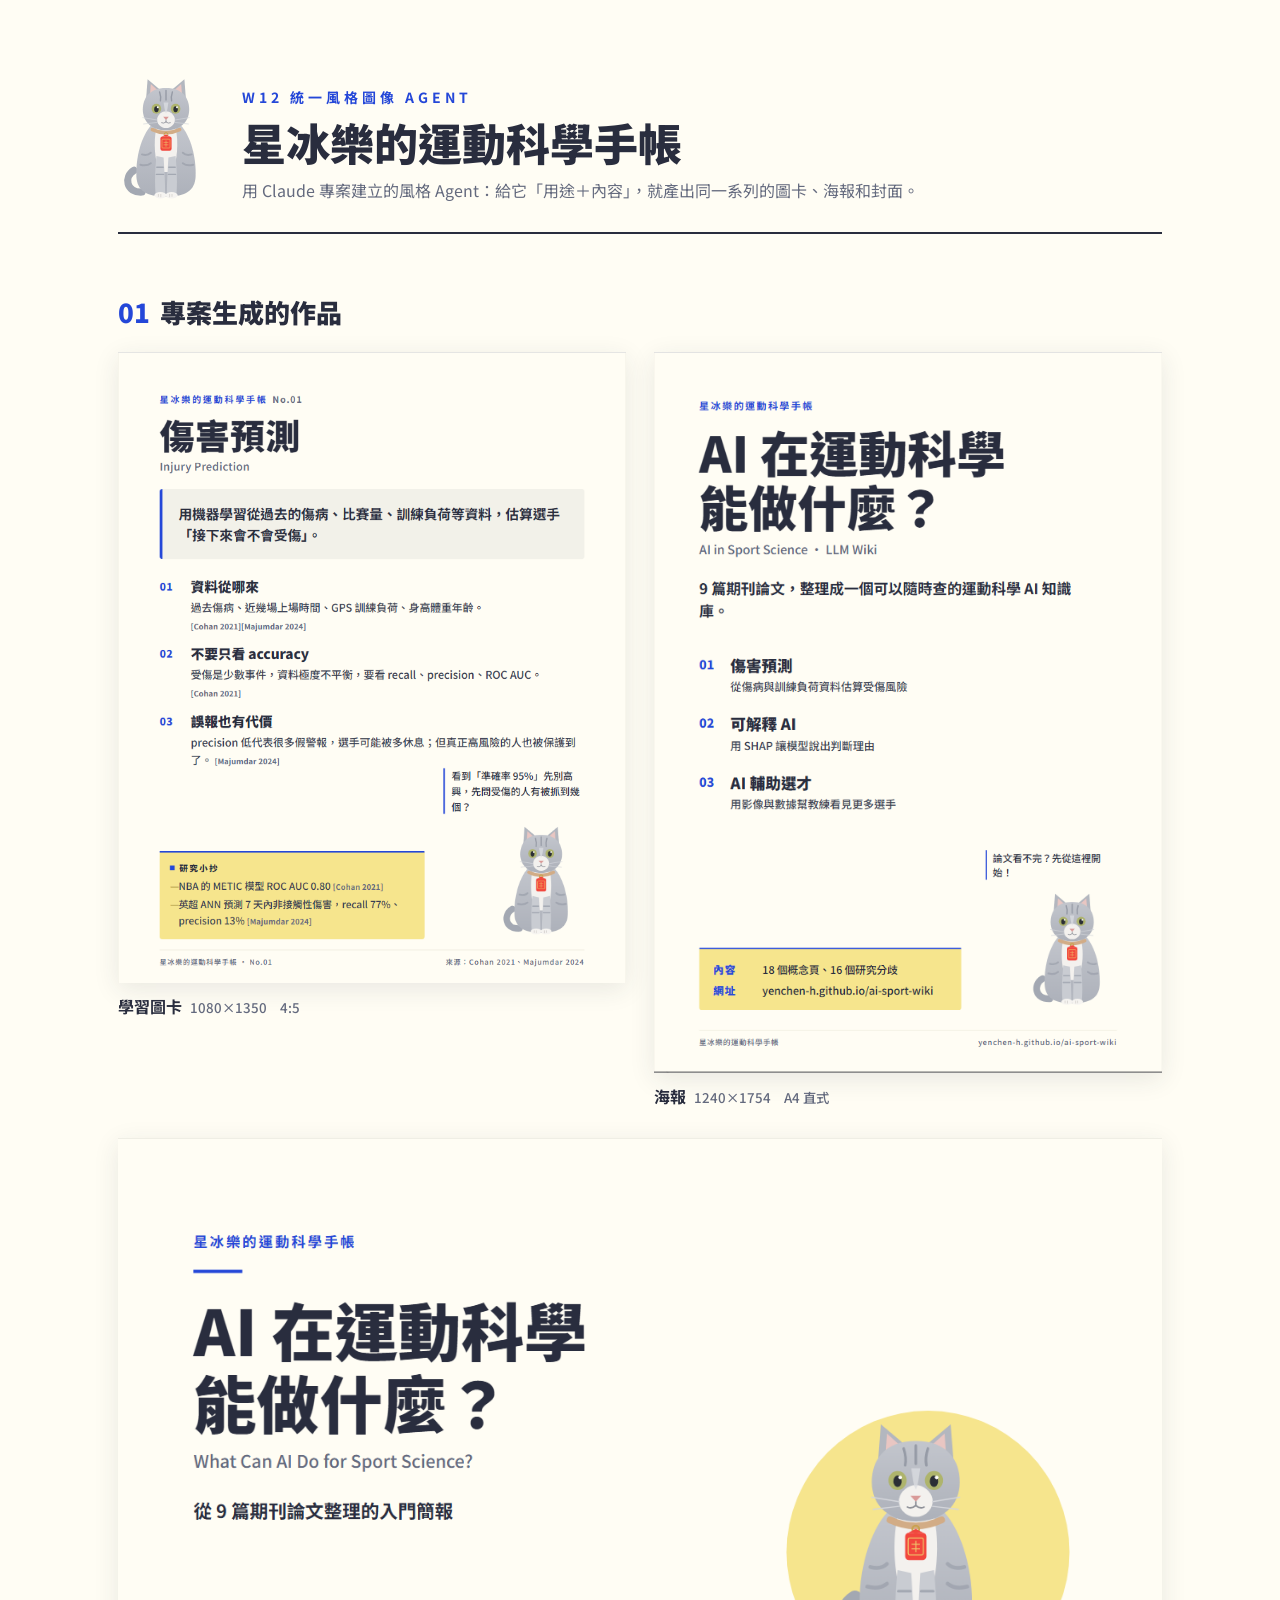
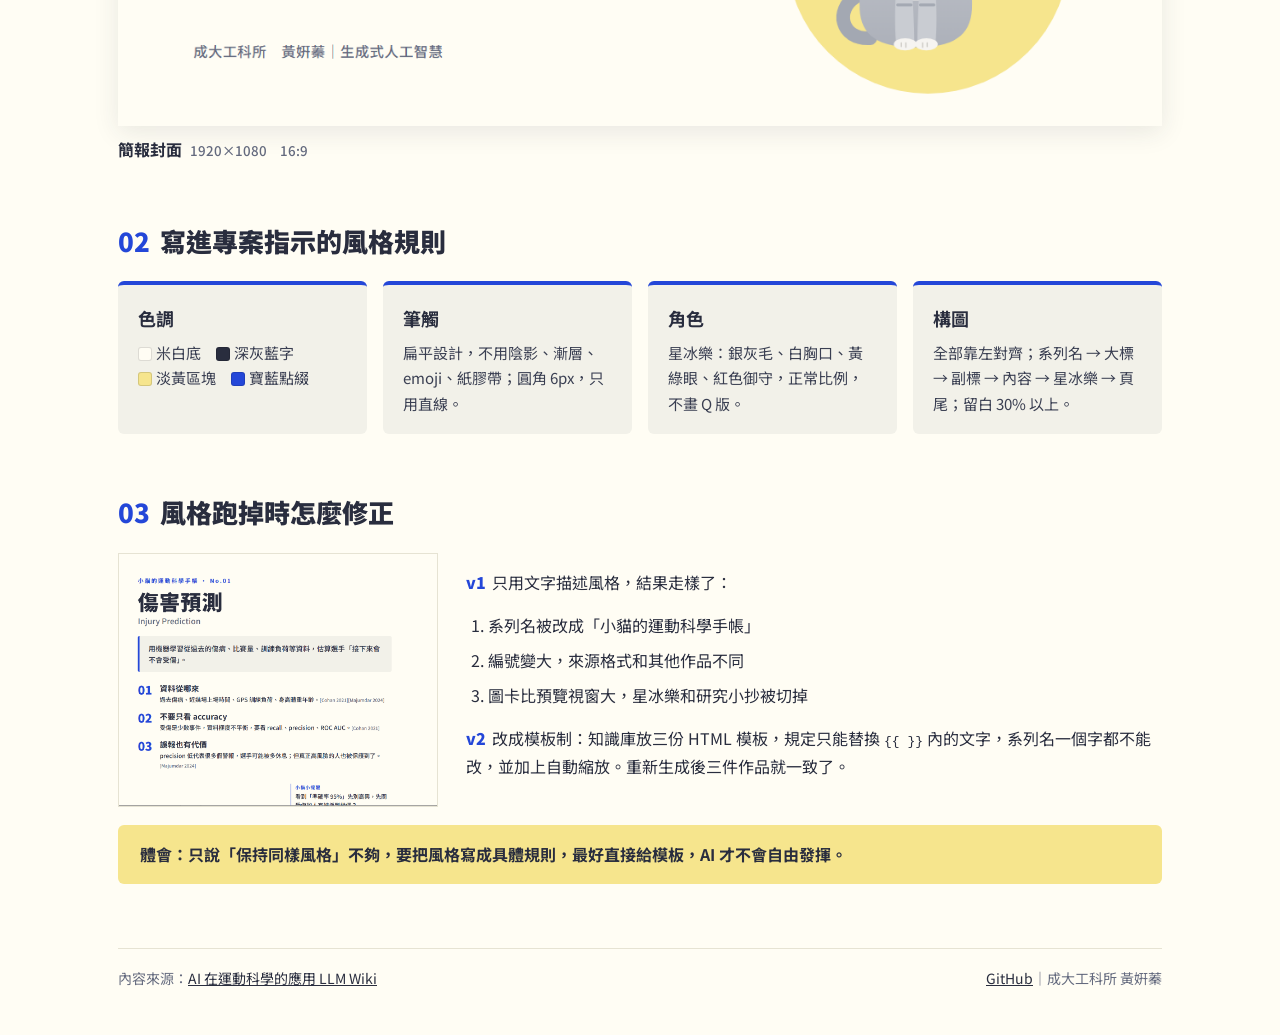
<file: index.html>
<!DOCTYPE html>
<html lang="zh-Hant">
<head>
<meta charset="utf-8">
<meta name="viewport" content="width=device-width,initial-scale=1">
<title>星冰樂的運動科學手帳｜統一風格圖像 Agent</title>
<link href="https://fonts.googleapis.com/css2?family=Noto+Sans+TC:wght@500;700;900&display=swap" rel="stylesheet">
<style>
  :root{--bg:#FFFDF4;--panel:#F2F1E9;--ink:#292D3E;--sub:#646A7E;--yellow:#F6E58D;--blue:#2447D8;--line:#E6E3D3}
  *{box-sizing:border-box}
  body{margin:0;background:var(--bg);color:var(--ink);font-family:"Noto Sans TC",sans-serif;line-height:1.7}
  .wrap{max-width:1100px;margin:0 auto;padding:0 28px}
  header{padding:72px 0 28px;display:flex;align-items:flex-end;gap:28px;border-bottom:2px solid var(--ink)}
  header img{width:96px;flex:none}
  .tag{color:var(--blue);font-weight:700;letter-spacing:4px;font-size:14px}
  h1{font-size:44px;font-weight:900;margin:6px 0 0;line-height:1.2}
  header p{margin:8px 0 0;color:var(--sub)}
  h2{font-size:26px;font-weight:900;margin:56px 0 18px}
  h2 span{color:var(--blue);margin-right:10px}
  .works{display:grid;grid-template-columns:1fr 1fr;gap:28px;align-items:start}
  figure{margin:0}
  figure img{width:100%;display:block;box-shadow:0 6px 24px rgba(41,45,62,.10)}
  figcaption{font-weight:700;margin-top:10px}
  figcaption small{color:var(--sub);font-weight:500;margin-left:8px}
  .wide{grid-column:1 / -1}
  .rules{display:grid;grid-template-columns:repeat(4,1fr);gap:16px}
  .rule{background:var(--panel);border-radius:6px;padding:18px 20px;border-top:4px solid var(--blue)}
  .rule b{display:block;font-size:18px;margin-bottom:6px}
  .rule p{margin:0;font-size:15px;color:#3A3F52}
  .sw{display:inline-block;width:14px;height:14px;border-radius:3px;vertical-align:-2px;margin-right:4px;border:1px solid #0002}
  .fix{display:grid;grid-template-columns:320px 1fr;gap:28px;align-items:start}
  .fix img{width:100%;border:1px solid var(--line)}
  .fix ol{margin:0;padding-left:22px}
  .fix li{margin-bottom:8px}
  .v{display:inline-block;font-weight:900;color:var(--blue);margin-right:6px}
  .note{background:var(--yellow);border-radius:6px;padding:16px 22px;margin-top:18px;font-weight:700}
  footer{margin:64px 0 0;padding:18px 0 44px;border-top:1px solid var(--line);color:var(--sub);font-size:14px;display:flex;justify-content:space-between;flex-wrap:wrap;gap:8px}
  footer a{color:var(--ink)}
  @media(max-width:760px){.works,.fix{grid-template-columns:1fr}.rules{grid-template-columns:1fr 1fr}h1{font-size:32px}}
</style>
</head>
<body>
<div class="wrap">
<header>
  <img src="exploration/style/xingbingle.svg" alt="星冰樂">
  <div>
    <div class="tag">W12 統一風格圖像 AGENT</div>
    <h1>星冰樂的運動科學手帳</h1>
    <p>用 Claude 專案建立的風格 Agent：給它「用途＋內容」，就產出同一系列的圖卡、海報和封面。</p>
  </div>
</header>

<h2><span>01</span>專案生成的作品</h2>
<div class="works">
  <figure><img src="works/01-學習圖卡-傷害預測.png" alt="學習圖卡"><figcaption>學習圖卡<small>1080×1350　4:5</small></figcaption></figure>
  <figure><img src="works/02-海報-LLM-Wiki.png" alt="海報"><figcaption>海報<small>1240×1754　A4 直式</small></figcaption></figure>
  <figure class="wide"><img src="works/03-封面-W10簡報.png" alt="封面"><figcaption>簡報封面<small>1920×1080　16:9</small></figcaption></figure>
</div>

<h2><span>02</span>寫進專案指示的風格規則</h2>
<div class="rules">
  <div class="rule"><b>色調</b><p><span class="sw" style="background:#FFFDF4"></span>米白底　<span class="sw" style="background:#292D3E"></span>深灰藍字<br><span class="sw" style="background:#F6E58D"></span>淡黃區塊　<span class="sw" style="background:#2447D8"></span>寶藍點綴</p></div>
  <div class="rule"><b>筆觸</b><p>扁平設計，不用陰影、漸層、emoji、紙膠帶；圓角 6px，只用直線。</p></div>
  <div class="rule"><b>角色</b><p>星冰樂：銀灰毛、白胸口、黃綠眼、紅色御守，正常比例，不畫 Q 版。</p></div>
  <div class="rule"><b>構圖</b><p>全部靠左對齊；系列名 → 大標 → 副標 → 內容 → 星冰樂 → 頁尾；留白 30% 以上。</p></div>
</div>

<h2><span>03</span>風格跑掉時怎麼修正</h2>
<div class="fix">
  <img src="works/v1-風格跑掉.png" alt="v1 風格跑掉">
  <div>
    <p><span class="v">v1</span>只用文字描述風格，結果走樣了：</p>
    <ol>
      <li>系列名被改成「小貓的運動科學手帳」</li>
      <li>編號變大，來源格式和其他作品不同</li>
      <li>圖卡比預覽視窗大，星冰樂和研究小抄被切掉</li>
    </ol>
    <p><span class="v">v2</span>改成模板制：知識庫放三份 HTML 模板，規定只能替換 <code>{{ }}</code> 內的文字，系列名一個字都不能改，並加上自動縮放。重新生成後三件作品就一致了。</p>
  </div>
</div>
<div class="note">體會：只說「保持同樣風格」不夠，要把風格寫成具體規則，最好直接給模板，AI 才不會自由發揮。</div>

<footer>
  <span>內容來源：<a href="https://github.com/Yenchen-H/ai-sport-wiki">AI 在運動科學的應用 LLM Wiki</a></span>
  <span><a href="https://github.com/Yenchen-H/xingbingle-sport-cards">GitHub</a>｜成大工科所 黃姸蓁</span>
</footer>
</div>
</body>
</html>
</file>
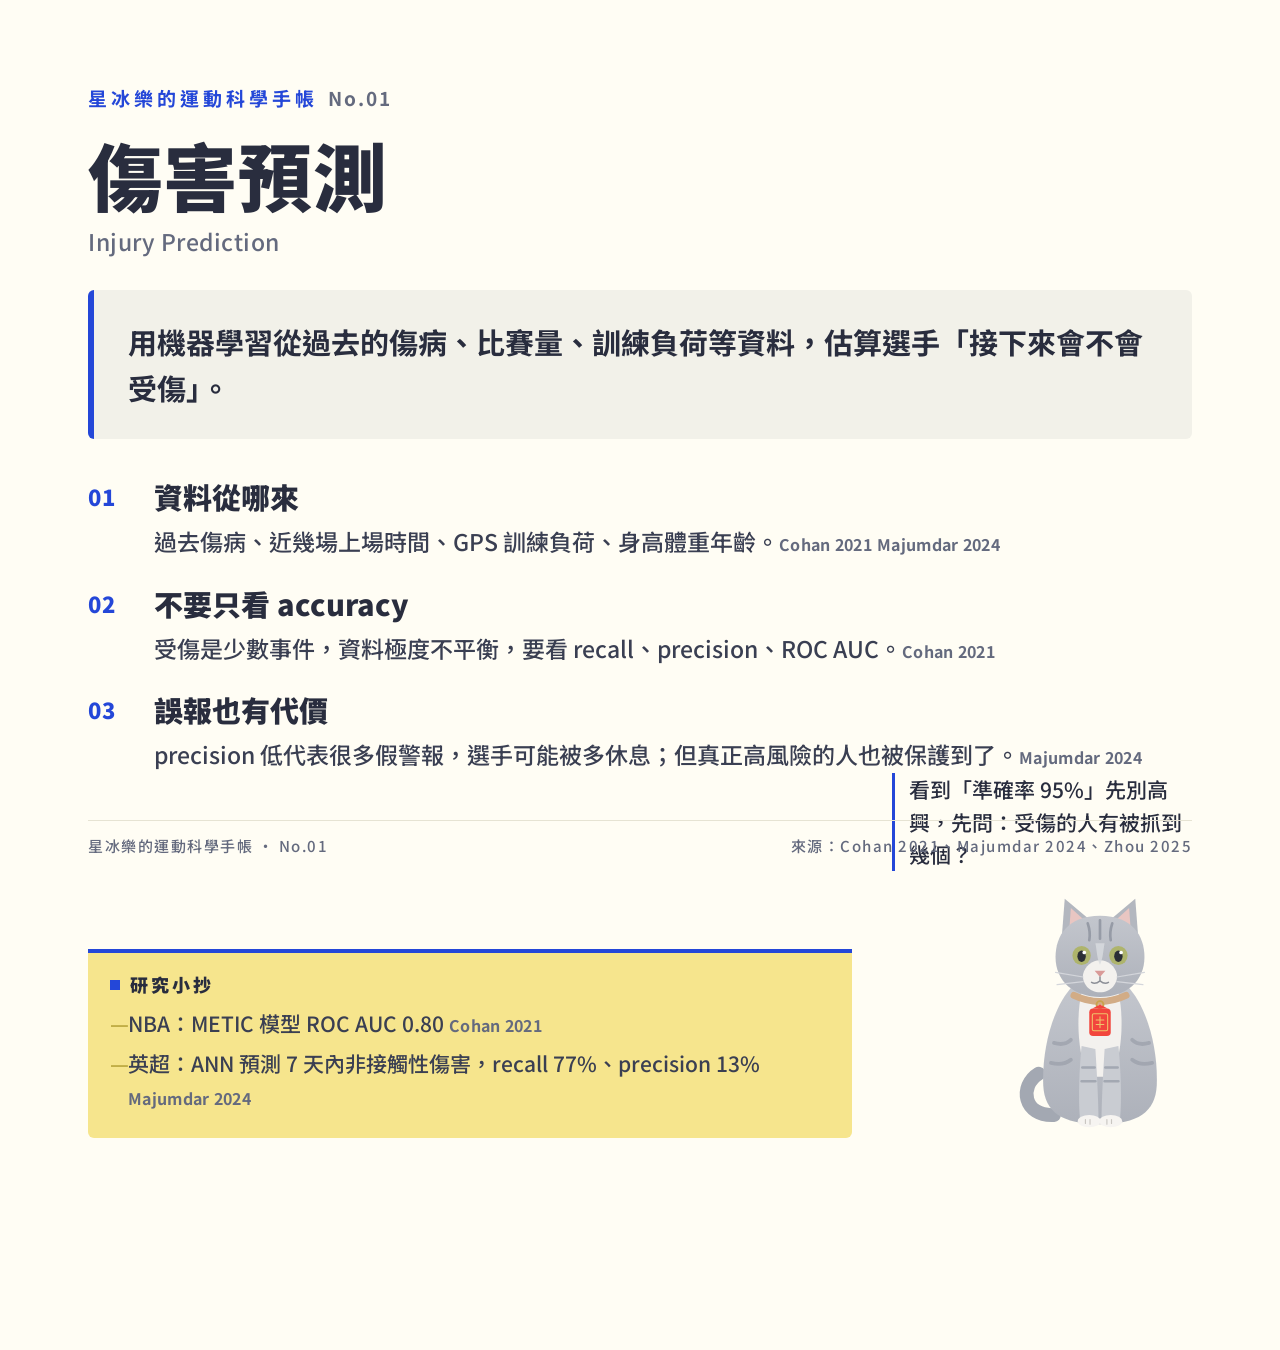
<file: html/01-injury-prediction.html>
<!DOCTYPE html>
<html lang="zh-Hant">
<head>
<meta charset="utf-8">
<title>01 傷害預測｜星冰樂的運動科學手帳</title>
<link rel="preconnect" href="https://fonts.googleapis.com">
<link href="https://fonts.googleapis.com/css2?family=Noto+Sans+TC:wght@500;700;900&display=swap" rel="stylesheet">
<link rel="stylesheet" href="../style/card.css">
</head>
<body>
<div class="paper">
    <div class="series">星冰樂的運動科學手帳<b>No.01</b></div>
  <h1>傷害預測</h1>
  <div class="en">Injury Prediction</div>

  <div class="def">用機器學習從過去的傷病、比賽量、訓練負荷等資料，估算選手「接下來會不會受傷」。</div>

  <div class="points">
<div class="pt"><div class="num">1</div><div><h3>資料從哪來</h3><p>過去傷病、近幾場上場時間、GPS 訓練負荷、身高體重年齡。<span class="cite">Cohan 2021</span> <span class="cite">Majumdar 2024</span></p></div></div>
<div class="pt"><div class="num">2</div><div><h3>不要只看 accuracy</h3><p>受傷是少數事件，資料極度不平衡，要看 recall、precision、ROC AUC。<span class="cite">Cohan 2021</span></p></div></div>
<div class="pt"><div class="num">3</div><div><h3>誤報也有代價</h3><p>precision 低代表很多假警報，選手可能被多休息；但真正高風險的人也被保護到了。<span class="cite">Majumdar 2024</span></p></div></div>
  </div>

  <div class="bottom">
    <div class="memo"><h4>研究小抄</h4><ul>
<li>NBA：METIC 模型 ROC AUC 0.80 <span class="cite">Cohan 2021</span></li>
<li>英超：ANN 預測 7 天內非接觸性傷害，recall 77%、precision 13% <span class="cite">Majumdar 2024</span></li>
    </ul></div>
    <div class="cat">
      <div class="bubble">看到「準確率 95%」先別高興，先問：受傷的人有被抓到幾個？</div>
      <div class="mascot"><svg xmlns="http://www.w3.org/2000/svg" viewBox="0 0 240 330" width="240" height="330">
  <!-- 星冰樂：銀灰色英國短毛貓，白色胸口與腳掌、淡虎斑、黃綠色眼睛、奶茶色項圈＋紅色御守。正常比例扁平插畫。 -->
  <defs>
    <linearGradient id="fur" x1="0" y1="0" x2="0" y2="1">
      <stop offset="0" stop-color="#C3C6CD"/><stop offset="1" stop-color="#ADB1BA"/>
    </linearGradient>
  </defs>
  <!-- 尾巴（繞到前腳旁） -->
  <path d="M60 300 C20 302 14 262 40 246" fill="none" stroke="#A3A8B2" stroke-width="18" stroke-linecap="round"/>
  <!-- 身體 -->
  <path d="M84 132 C58 160 44 214 46 262 C48 296 70 312 120 312 C170 312 192 296 194 262 C196 214 182 160 156 132 Z" fill="url(#fur)"/>
  <!-- 側身虎斑 -->
  <path d="M60 206 q14 4 22 -4 M56 232 q16 4 26 -4 M184 206 q-14 4 -22 -4 M188 232 q-16 4 -26 -4" stroke="#959AA5" stroke-width="5" fill="none" stroke-linecap="round" opacity=".6"/>
  <!-- 白色胸口 -->
  <path d="M96 140 C88 176 92 222 104 250 L136 250 C148 222 152 176 144 140 Z" fill="#F3F1EE"/>
  <!-- 前腳 -->
  <path d="M96 210 C92 250 92 286 94 306 L118 306 C118 284 116 246 114 214 Z" fill="#C9CCD2"/>
  <path d="M144 210 C148 250 148 286 146 306 L122 306 C122 284 124 246 126 214 Z" fill="#C9CCD2"/>
  <path d="M97 238 h16 M96 256 h18 M143 238 h-16 M144 256 h-18" stroke="#A3A8B2" stroke-width="3.5" stroke-linecap="round"/>
  <!-- 白腳掌 -->
  <ellipse cx="106" cy="308" rx="15" ry="8" fill="#F6F4F1"/>
  <ellipse cx="134" cy="308" rx="15" ry="8" fill="#F6F4F1"/>
  <path d="M101 306 v5 M107 306 v6 M129 306 v6 M135 306 v5" stroke="#C9C6C1" stroke-width="1.5" stroke-linecap="round"/>
  <!-- 耳朵 -->
  <path d="M70 70 L74 18 L112 50 Z" fill="#B3B7BF"/>
  <path d="M170 70 L166 18 L128 50 Z" fill="#B3B7BF"/>
  <path d="M80 58 L82 30 L104 50 Z" fill="#E9C6C2"/>
  <path d="M160 58 L158 30 L136 50 Z" fill="#E9C6C2"/>
  <!-- 頭 -->
  <path d="M120 40 C162 40 178 66 178 94 C178 126 154 146 120 146 C86 146 62 126 62 94 C62 66 78 40 120 40 Z" fill="url(#fur)"/>
  <!-- 額頭 M 字紋 -->
  <path d="M104 50 q4 12 2 22 M120 46 v24 M136 50 q-4 12 -2 22" stroke="#969BA6" stroke-width="3.5" fill="none" stroke-linecap="round"/>
  <!-- 白色口鼻區 -->
  <path d="M120 98 C110 98 100 106 98 116 C96 128 106 140 120 140 C134 140 144 128 142 116 C140 106 130 98 120 98 Z" fill="#F3F1EE"/>
  <path d="M114 76 C116 86 116 96 120 104 C124 96 124 86 126 76 Z" fill="#DADCE0" opacity=".8"/>
  <!-- 眼睛 -->
  <ellipse cx="96" cy="92" rx="12" ry="12.5" fill="#AEB46C"/>
  <ellipse cx="144" cy="92" rx="12" ry="12.5" fill="#AEB46C"/>
  <ellipse cx="96" cy="93" rx="5.5" ry="7.5" fill="#2B2E35"/>
  <ellipse cx="144" cy="93" rx="5.5" ry="7.5" fill="#2B2E35"/>
  <circle cx="99.5" cy="88" r="2.4" fill="#fff"/>
  <circle cx="147.5" cy="88" r="2.4" fill="#fff"/>
  <!-- 鼻子與嘴 -->
  <path d="M113 112 L127 112 L120 120 Z" fill="#D99A98"/>
  <path d="M120 120 v5 M120 125 q-6 5 -11 2 M120 125 q6 5 11 2" stroke="#8C8F97" stroke-width="2" fill="none" stroke-linecap="round"/>
  <!-- 鬍鬚 -->
  <path d="M98 120 L62 114 M98 126 L64 130 M142 120 L178 114 M142 126 L176 130" stroke="#D4D6DB" stroke-width="1.6" stroke-linecap="round"/>
  <!-- 項圈與紅色御守 -->
  <path d="M86 144 Q120 160 154 144" stroke="#D2AC86" stroke-width="9" fill="none" stroke-linecap="round"/>
  <circle cx="120" cy="156" r="4.5" fill="none" stroke="#C9A24C" stroke-width="2.5"/>
  <rect x="106" y="161" width="28" height="36" rx="5" fill="#F2463D"/>
  <path d="M110 161 l10 -5 l10 5" fill="#F2463D"/>
  <rect x="110" y="168" width="20" height="22" rx="2" fill="none" stroke="#F0C46A" stroke-width="1.4"/>
  <path d="M120 172 v14 M115 176 h10 M115 182 h10" stroke="#F0C46A" stroke-width="1.4" stroke-linecap="round"/>
</svg>
</div>
    </div>
  </div>

  <footer><span>星冰樂的運動科學手帳 · No.01</span><span>來源：Cohan 2021、Majumdar 2024、Zhou 2025</span></footer>
</div>
</body>
</html>
</file>
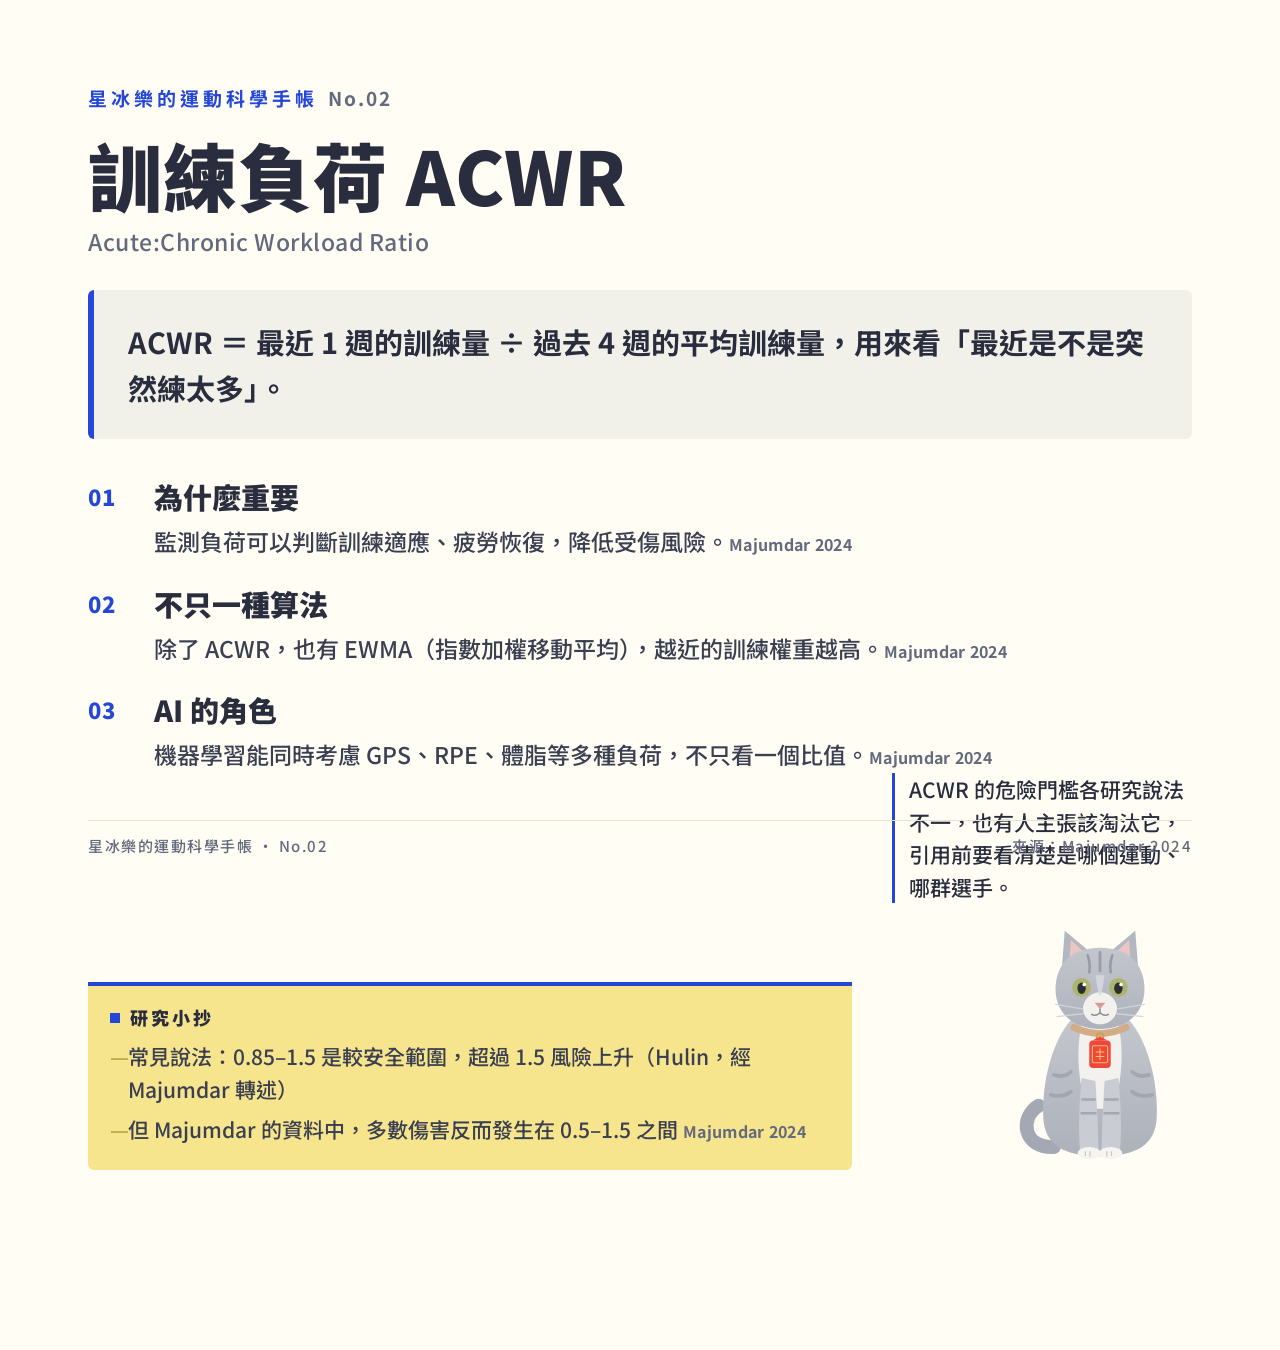
<file: html/02-training-load.html>
<!DOCTYPE html>
<html lang="zh-Hant">
<head>
<meta charset="utf-8">
<title>02 訓練負荷 ACWR｜星冰樂的運動科學手帳</title>
<link rel="preconnect" href="https://fonts.googleapis.com">
<link href="https://fonts.googleapis.com/css2?family=Noto+Sans+TC:wght@500;700;900&display=swap" rel="stylesheet">
<link rel="stylesheet" href="../style/card.css">
</head>
<body>
<div class="paper">
    <div class="series">星冰樂的運動科學手帳<b>No.02</b></div>
  <h1>訓練負荷 ACWR</h1>
  <div class="en">Acute:Chronic Workload Ratio</div>

  <div class="def">ACWR ＝ 最近 1 週的訓練量 ÷ 過去 4 週的平均訓練量，用來看「最近是不是突然練太多」。</div>

  <div class="points">
<div class="pt"><div class="num">1</div><div><h3>為什麼重要</h3><p>監測負荷可以判斷訓練適應、疲勞恢復，降低受傷風險。<span class="cite">Majumdar 2024</span></p></div></div>
<div class="pt"><div class="num">2</div><div><h3>不只一種算法</h3><p>除了 ACWR，也有 EWMA（指數加權移動平均），越近的訓練權重越高。<span class="cite">Majumdar 2024</span></p></div></div>
<div class="pt"><div class="num">3</div><div><h3>AI 的角色</h3><p>機器學習能同時考慮 GPS、RPE、體脂等多種負荷，不只看一個比值。<span class="cite">Majumdar 2024</span></p></div></div>
  </div>

  <div class="bottom">
    <div class="memo"><h4>研究小抄</h4><ul>
<li>常見說法：0.85–1.5 是較安全範圍，超過 1.5 風險上升（Hulin，經 Majumdar 轉述）</li>
<li>但 Majumdar 的資料中，多數傷害反而發生在 0.5–1.5 之間 <span class="cite">Majumdar 2024</span></li>
    </ul></div>
    <div class="cat">
      <div class="bubble">ACWR 的危險門檻各研究說法不一，也有人主張該淘汰它，引用前要看清楚是哪個運動、哪群選手。</div>
      <div class="mascot"><svg xmlns="http://www.w3.org/2000/svg" viewBox="0 0 240 330" width="240" height="330">
  <!-- 星冰樂：銀灰色英國短毛貓，白色胸口與腳掌、淡虎斑、黃綠色眼睛、奶茶色項圈＋紅色御守。正常比例扁平插畫。 -->
  <defs>
    <linearGradient id="fur" x1="0" y1="0" x2="0" y2="1">
      <stop offset="0" stop-color="#C3C6CD"/><stop offset="1" stop-color="#ADB1BA"/>
    </linearGradient>
  </defs>
  <!-- 尾巴（繞到前腳旁） -->
  <path d="M60 300 C20 302 14 262 40 246" fill="none" stroke="#A3A8B2" stroke-width="18" stroke-linecap="round"/>
  <!-- 身體 -->
  <path d="M84 132 C58 160 44 214 46 262 C48 296 70 312 120 312 C170 312 192 296 194 262 C196 214 182 160 156 132 Z" fill="url(#fur)"/>
  <!-- 側身虎斑 -->
  <path d="M60 206 q14 4 22 -4 M56 232 q16 4 26 -4 M184 206 q-14 4 -22 -4 M188 232 q-16 4 -26 -4" stroke="#959AA5" stroke-width="5" fill="none" stroke-linecap="round" opacity=".6"/>
  <!-- 白色胸口 -->
  <path d="M96 140 C88 176 92 222 104 250 L136 250 C148 222 152 176 144 140 Z" fill="#F3F1EE"/>
  <!-- 前腳 -->
  <path d="M96 210 C92 250 92 286 94 306 L118 306 C118 284 116 246 114 214 Z" fill="#C9CCD2"/>
  <path d="M144 210 C148 250 148 286 146 306 L122 306 C122 284 124 246 126 214 Z" fill="#C9CCD2"/>
  <path d="M97 238 h16 M96 256 h18 M143 238 h-16 M144 256 h-18" stroke="#A3A8B2" stroke-width="3.5" stroke-linecap="round"/>
  <!-- 白腳掌 -->
  <ellipse cx="106" cy="308" rx="15" ry="8" fill="#F6F4F1"/>
  <ellipse cx="134" cy="308" rx="15" ry="8" fill="#F6F4F1"/>
  <path d="M101 306 v5 M107 306 v6 M129 306 v6 M135 306 v5" stroke="#C9C6C1" stroke-width="1.5" stroke-linecap="round"/>
  <!-- 耳朵 -->
  <path d="M70 70 L74 18 L112 50 Z" fill="#B3B7BF"/>
  <path d="M170 70 L166 18 L128 50 Z" fill="#B3B7BF"/>
  <path d="M80 58 L82 30 L104 50 Z" fill="#E9C6C2"/>
  <path d="M160 58 L158 30 L136 50 Z" fill="#E9C6C2"/>
  <!-- 頭 -->
  <path d="M120 40 C162 40 178 66 178 94 C178 126 154 146 120 146 C86 146 62 126 62 94 C62 66 78 40 120 40 Z" fill="url(#fur)"/>
  <!-- 額頭 M 字紋 -->
  <path d="M104 50 q4 12 2 22 M120 46 v24 M136 50 q-4 12 -2 22" stroke="#969BA6" stroke-width="3.5" fill="none" stroke-linecap="round"/>
  <!-- 白色口鼻區 -->
  <path d="M120 98 C110 98 100 106 98 116 C96 128 106 140 120 140 C134 140 144 128 142 116 C140 106 130 98 120 98 Z" fill="#F3F1EE"/>
  <path d="M114 76 C116 86 116 96 120 104 C124 96 124 86 126 76 Z" fill="#DADCE0" opacity=".8"/>
  <!-- 眼睛 -->
  <ellipse cx="96" cy="92" rx="12" ry="12.5" fill="#AEB46C"/>
  <ellipse cx="144" cy="92" rx="12" ry="12.5" fill="#AEB46C"/>
  <ellipse cx="96" cy="93" rx="5.5" ry="7.5" fill="#2B2E35"/>
  <ellipse cx="144" cy="93" rx="5.5" ry="7.5" fill="#2B2E35"/>
  <circle cx="99.5" cy="88" r="2.4" fill="#fff"/>
  <circle cx="147.5" cy="88" r="2.4" fill="#fff"/>
  <!-- 鼻子與嘴 -->
  <path d="M113 112 L127 112 L120 120 Z" fill="#D99A98"/>
  <path d="M120 120 v5 M120 125 q-6 5 -11 2 M120 125 q6 5 11 2" stroke="#8C8F97" stroke-width="2" fill="none" stroke-linecap="round"/>
  <!-- 鬍鬚 -->
  <path d="M98 120 L62 114 M98 126 L64 130 M142 120 L178 114 M142 126 L176 130" stroke="#D4D6DB" stroke-width="1.6" stroke-linecap="round"/>
  <!-- 項圈與紅色御守 -->
  <path d="M86 144 Q120 160 154 144" stroke="#D2AC86" stroke-width="9" fill="none" stroke-linecap="round"/>
  <circle cx="120" cy="156" r="4.5" fill="none" stroke="#C9A24C" stroke-width="2.5"/>
  <rect x="106" y="161" width="28" height="36" rx="5" fill="#F2463D"/>
  <path d="M110 161 l10 -5 l10 5" fill="#F2463D"/>
  <rect x="110" y="168" width="20" height="22" rx="2" fill="none" stroke="#F0C46A" stroke-width="1.4"/>
  <path d="M120 172 v14 M115 176 h10 M115 182 h10" stroke="#F0C46A" stroke-width="1.4" stroke-linecap="round"/>
</svg>
</div>
    </div>
  </div>

  <footer><span>星冰樂的運動科學手帳 · No.02</span><span>來源：Majumdar 2024</span></footer>
</div>
</body>
</html>
</file>
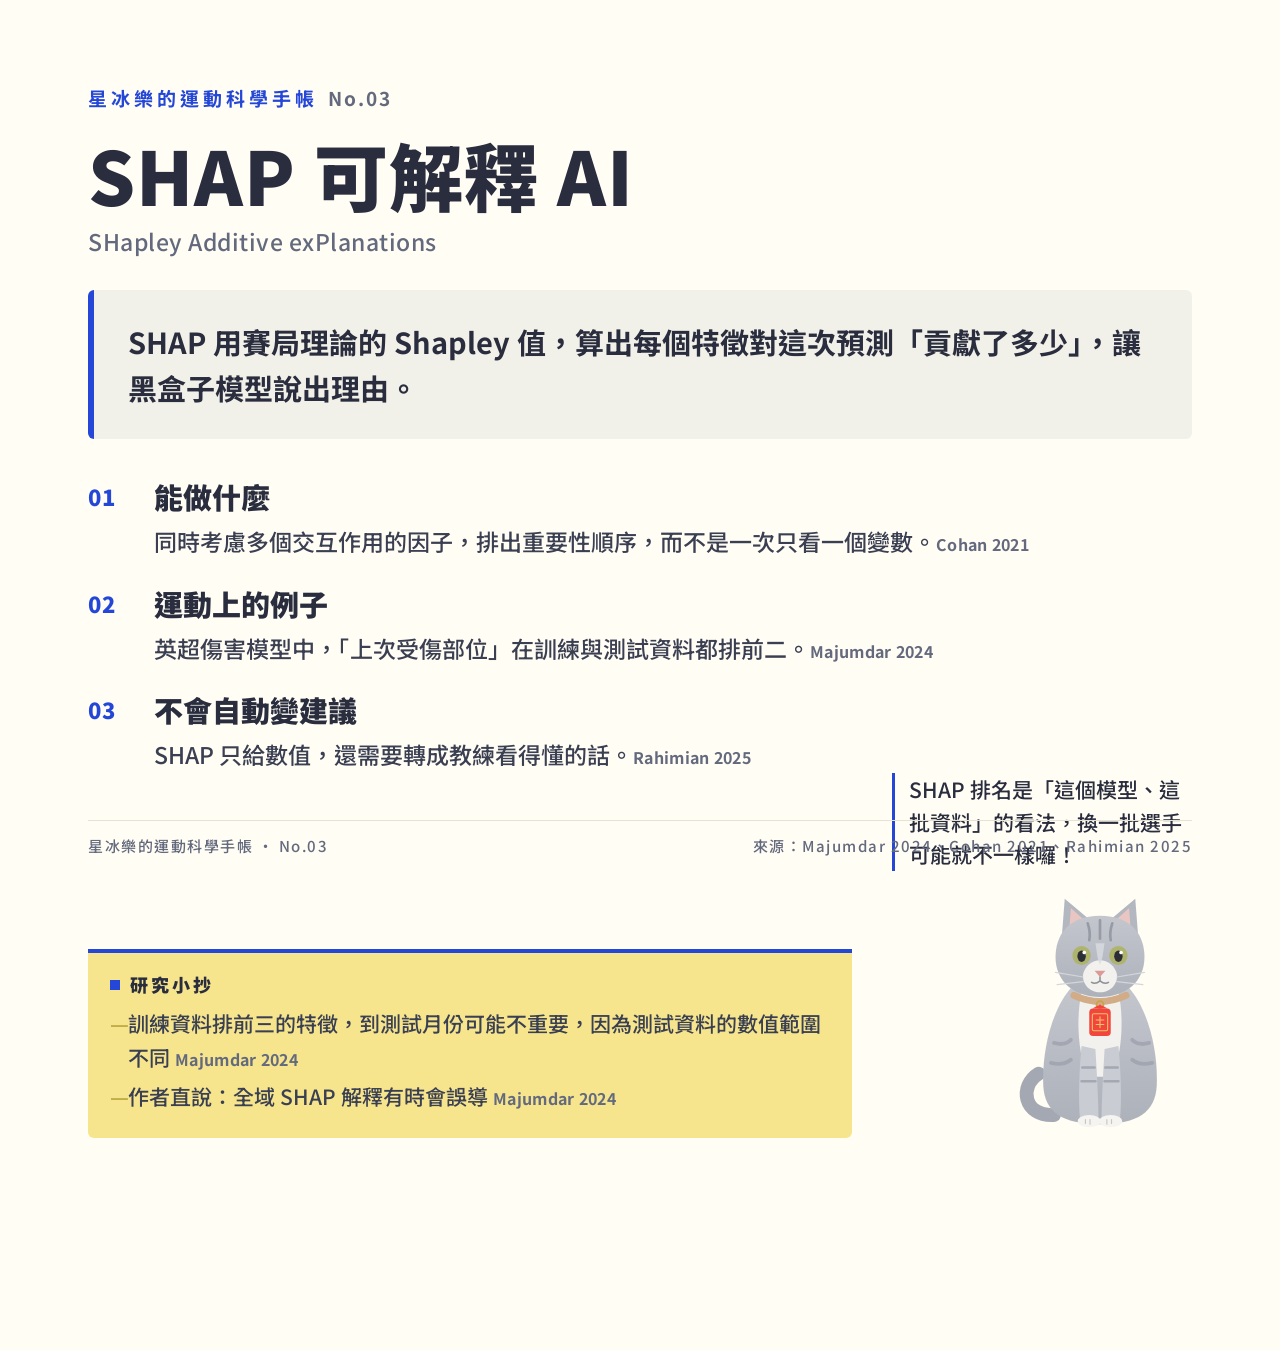
<file: html/03-shap.html>
<!DOCTYPE html>
<html lang="zh-Hant">
<head>
<meta charset="utf-8">
<title>03 SHAP 可解釋 AI｜星冰樂的運動科學手帳</title>
<link rel="preconnect" href="https://fonts.googleapis.com">
<link href="https://fonts.googleapis.com/css2?family=Noto+Sans+TC:wght@500;700;900&display=swap" rel="stylesheet">
<link rel="stylesheet" href="../style/card.css">
</head>
<body>
<div class="paper">
    <div class="series">星冰樂的運動科學手帳<b>No.03</b></div>
  <h1>SHAP 可解釋 AI</h1>
  <div class="en">SHapley Additive exPlanations</div>

  <div class="def">SHAP 用賽局理論的 Shapley 值，算出每個特徵對這次預測「貢獻了多少」，讓黑盒子模型說出理由。</div>

  <div class="points">
<div class="pt"><div class="num">1</div><div><h3>能做什麼</h3><p>同時考慮多個交互作用的因子，排出重要性順序，而不是一次只看一個變數。<span class="cite">Cohan 2021</span></p></div></div>
<div class="pt"><div class="num">2</div><div><h3>運動上的例子</h3><p>英超傷害模型中，「上次受傷部位」在訓練與測試資料都排前二。<span class="cite">Majumdar 2024</span></p></div></div>
<div class="pt"><div class="num">3</div><div><h3>不會自動變建議</h3><p>SHAP 只給數值，還需要轉成教練看得懂的話。<span class="cite">Rahimian 2025</span></p></div></div>
  </div>

  <div class="bottom">
    <div class="memo"><h4>研究小抄</h4><ul>
<li>訓練資料排前三的特徵，到測試月份可能不重要，因為測試資料的數值範圍不同 <span class="cite">Majumdar 2024</span></li>
<li>作者直說：全域 SHAP 解釋有時會誤導 <span class="cite">Majumdar 2024</span></li>
    </ul></div>
    <div class="cat">
      <div class="bubble">SHAP 排名是「這個模型、這批資料」的看法，換一批選手可能就不一樣囉！</div>
      <div class="mascot"><svg xmlns="http://www.w3.org/2000/svg" viewBox="0 0 240 330" width="240" height="330">
  <!-- 星冰樂：銀灰色英國短毛貓，白色胸口與腳掌、淡虎斑、黃綠色眼睛、奶茶色項圈＋紅色御守。正常比例扁平插畫。 -->
  <defs>
    <linearGradient id="fur" x1="0" y1="0" x2="0" y2="1">
      <stop offset="0" stop-color="#C3C6CD"/><stop offset="1" stop-color="#ADB1BA"/>
    </linearGradient>
  </defs>
  <!-- 尾巴（繞到前腳旁） -->
  <path d="M60 300 C20 302 14 262 40 246" fill="none" stroke="#A3A8B2" stroke-width="18" stroke-linecap="round"/>
  <!-- 身體 -->
  <path d="M84 132 C58 160 44 214 46 262 C48 296 70 312 120 312 C170 312 192 296 194 262 C196 214 182 160 156 132 Z" fill="url(#fur)"/>
  <!-- 側身虎斑 -->
  <path d="M60 206 q14 4 22 -4 M56 232 q16 4 26 -4 M184 206 q-14 4 -22 -4 M188 232 q-16 4 -26 -4" stroke="#959AA5" stroke-width="5" fill="none" stroke-linecap="round" opacity=".6"/>
  <!-- 白色胸口 -->
  <path d="M96 140 C88 176 92 222 104 250 L136 250 C148 222 152 176 144 140 Z" fill="#F3F1EE"/>
  <!-- 前腳 -->
  <path d="M96 210 C92 250 92 286 94 306 L118 306 C118 284 116 246 114 214 Z" fill="#C9CCD2"/>
  <path d="M144 210 C148 250 148 286 146 306 L122 306 C122 284 124 246 126 214 Z" fill="#C9CCD2"/>
  <path d="M97 238 h16 M96 256 h18 M143 238 h-16 M144 256 h-18" stroke="#A3A8B2" stroke-width="3.5" stroke-linecap="round"/>
  <!-- 白腳掌 -->
  <ellipse cx="106" cy="308" rx="15" ry="8" fill="#F6F4F1"/>
  <ellipse cx="134" cy="308" rx="15" ry="8" fill="#F6F4F1"/>
  <path d="M101 306 v5 M107 306 v6 M129 306 v6 M135 306 v5" stroke="#C9C6C1" stroke-width="1.5" stroke-linecap="round"/>
  <!-- 耳朵 -->
  <path d="M70 70 L74 18 L112 50 Z" fill="#B3B7BF"/>
  <path d="M170 70 L166 18 L128 50 Z" fill="#B3B7BF"/>
  <path d="M80 58 L82 30 L104 50 Z" fill="#E9C6C2"/>
  <path d="M160 58 L158 30 L136 50 Z" fill="#E9C6C2"/>
  <!-- 頭 -->
  <path d="M120 40 C162 40 178 66 178 94 C178 126 154 146 120 146 C86 146 62 126 62 94 C62 66 78 40 120 40 Z" fill="url(#fur)"/>
  <!-- 額頭 M 字紋 -->
  <path d="M104 50 q4 12 2 22 M120 46 v24 M136 50 q-4 12 -2 22" stroke="#969BA6" stroke-width="3.5" fill="none" stroke-linecap="round"/>
  <!-- 白色口鼻區 -->
  <path d="M120 98 C110 98 100 106 98 116 C96 128 106 140 120 140 C134 140 144 128 142 116 C140 106 130 98 120 98 Z" fill="#F3F1EE"/>
  <path d="M114 76 C116 86 116 96 120 104 C124 96 124 86 126 76 Z" fill="#DADCE0" opacity=".8"/>
  <!-- 眼睛 -->
  <ellipse cx="96" cy="92" rx="12" ry="12.5" fill="#AEB46C"/>
  <ellipse cx="144" cy="92" rx="12" ry="12.5" fill="#AEB46C"/>
  <ellipse cx="96" cy="93" rx="5.5" ry="7.5" fill="#2B2E35"/>
  <ellipse cx="144" cy="93" rx="5.5" ry="7.5" fill="#2B2E35"/>
  <circle cx="99.5" cy="88" r="2.4" fill="#fff"/>
  <circle cx="147.5" cy="88" r="2.4" fill="#fff"/>
  <!-- 鼻子與嘴 -->
  <path d="M113 112 L127 112 L120 120 Z" fill="#D99A98"/>
  <path d="M120 120 v5 M120 125 q-6 5 -11 2 M120 125 q6 5 11 2" stroke="#8C8F97" stroke-width="2" fill="none" stroke-linecap="round"/>
  <!-- 鬍鬚 -->
  <path d="M98 120 L62 114 M98 126 L64 130 M142 120 L178 114 M142 126 L176 130" stroke="#D4D6DB" stroke-width="1.6" stroke-linecap="round"/>
  <!-- 項圈與紅色御守 -->
  <path d="M86 144 Q120 160 154 144" stroke="#D2AC86" stroke-width="9" fill="none" stroke-linecap="round"/>
  <circle cx="120" cy="156" r="4.5" fill="none" stroke="#C9A24C" stroke-width="2.5"/>
  <rect x="106" y="161" width="28" height="36" rx="5" fill="#F2463D"/>
  <path d="M110 161 l10 -5 l10 5" fill="#F2463D"/>
  <rect x="110" y="168" width="20" height="22" rx="2" fill="none" stroke="#F0C46A" stroke-width="1.4"/>
  <path d="M120 172 v14 M115 176 h10 M115 182 h10" stroke="#F0C46A" stroke-width="1.4" stroke-linecap="round"/>
</svg>
</div>
    </div>
  </div>

  <footer><span>星冰樂的運動科學手帳 · No.03</span><span>來源：Majumdar 2024、Cohan 2021、Rahimian 2025</span></footer>
</div>
</body>
</html>
</file>
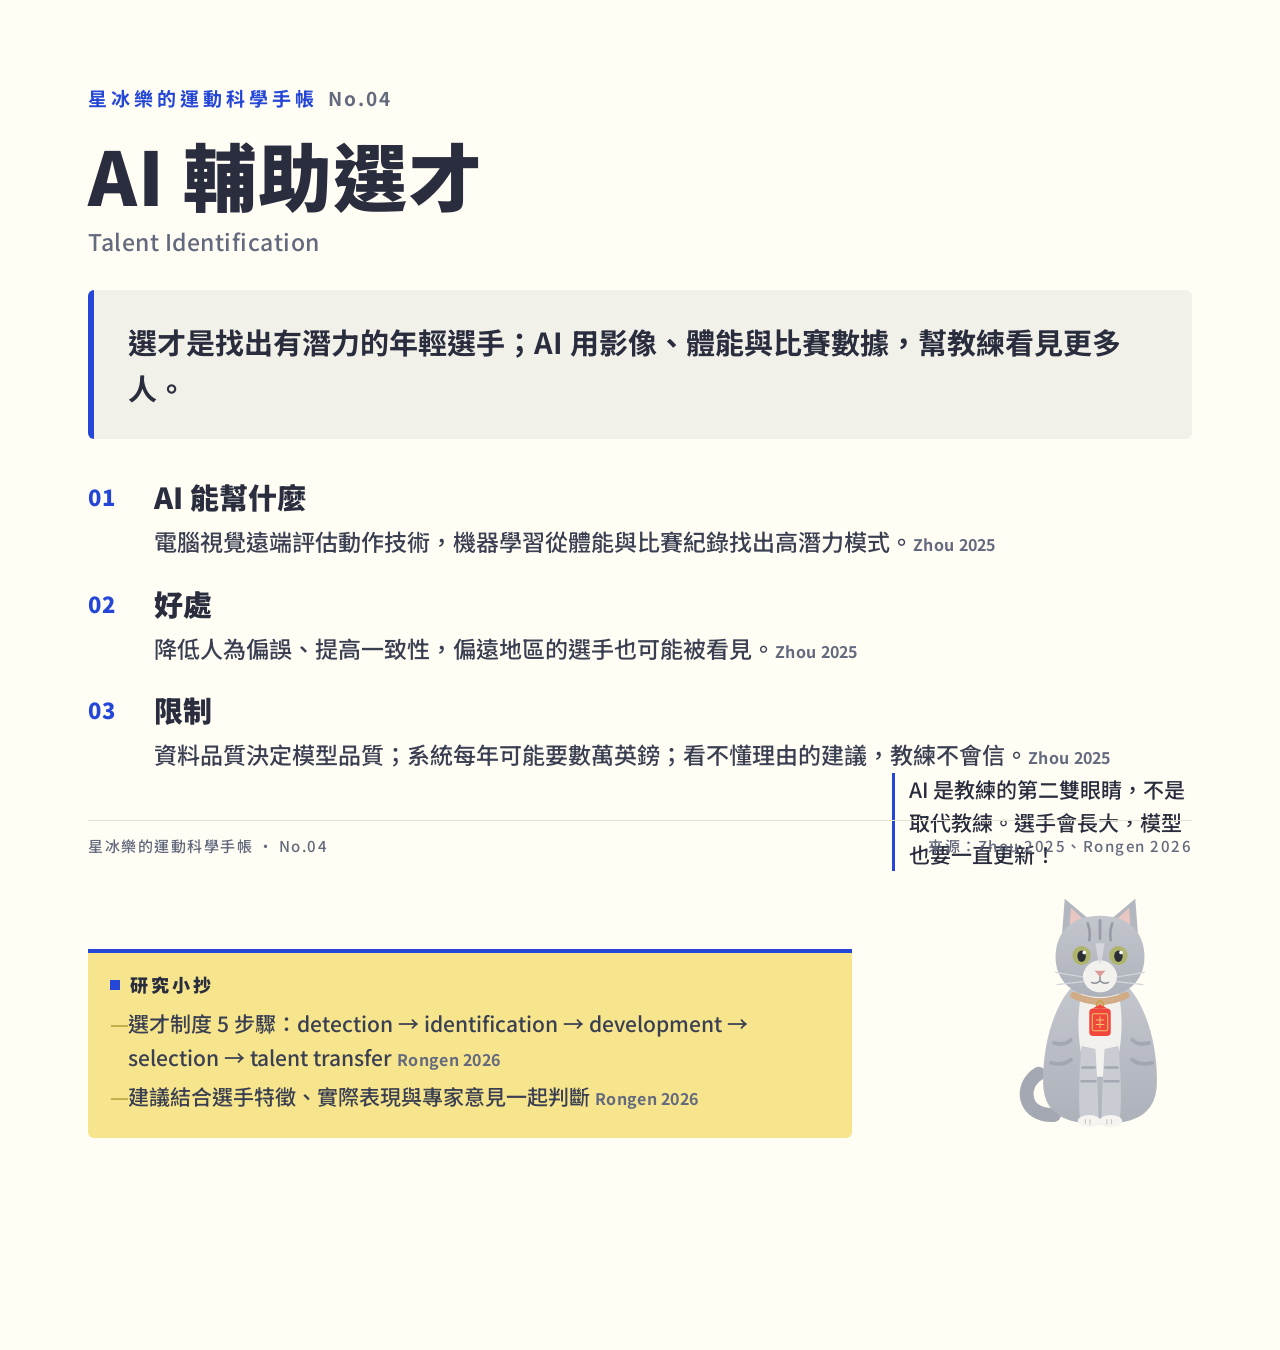
<file: html/04-talent-identification.html>
<!DOCTYPE html>
<html lang="zh-Hant">
<head>
<meta charset="utf-8">
<title>04 AI 輔助選才｜星冰樂的運動科學手帳</title>
<link rel="preconnect" href="https://fonts.googleapis.com">
<link href="https://fonts.googleapis.com/css2?family=Noto+Sans+TC:wght@500;700;900&display=swap" rel="stylesheet">
<link rel="stylesheet" href="../style/card.css">
</head>
<body>
<div class="paper">
    <div class="series">星冰樂的運動科學手帳<b>No.04</b></div>
  <h1>AI 輔助選才</h1>
  <div class="en">Talent Identification</div>

  <div class="def">選才是找出有潛力的年輕選手；AI 用影像、體能與比賽數據，幫教練看見更多人。</div>

  <div class="points">
<div class="pt"><div class="num">1</div><div><h3>AI 能幫什麼</h3><p>電腦視覺遠端評估動作技術，機器學習從體能與比賽紀錄找出高潛力模式。<span class="cite">Zhou 2025</span></p></div></div>
<div class="pt"><div class="num">2</div><div><h3>好處</h3><p>降低人為偏誤、提高一致性，偏遠地區的選手也可能被看見。<span class="cite">Zhou 2025</span></p></div></div>
<div class="pt"><div class="num">3</div><div><h3>限制</h3><p>資料品質決定模型品質；系統每年可能要數萬英鎊；看不懂理由的建議，教練不會信。<span class="cite">Zhou 2025</span></p></div></div>
  </div>

  <div class="bottom">
    <div class="memo"><h4>研究小抄</h4><ul>
<li>選才制度 5 步驟：detection → identification → development → selection → talent transfer <span class="cite">Rongen 2026</span></li>
<li>建議結合選手特徵、實際表現與專家意見一起判斷 <span class="cite">Rongen 2026</span></li>
    </ul></div>
    <div class="cat">
      <div class="bubble">AI 是教練的第二雙眼睛，不是取代教練。選手會長大，模型也要一直更新！</div>
      <div class="mascot"><svg xmlns="http://www.w3.org/2000/svg" viewBox="0 0 240 330" width="240" height="330">
  <!-- 星冰樂：銀灰色英國短毛貓，白色胸口與腳掌、淡虎斑、黃綠色眼睛、奶茶色項圈＋紅色御守。正常比例扁平插畫。 -->
  <defs>
    <linearGradient id="fur" x1="0" y1="0" x2="0" y2="1">
      <stop offset="0" stop-color="#C3C6CD"/><stop offset="1" stop-color="#ADB1BA"/>
    </linearGradient>
  </defs>
  <!-- 尾巴（繞到前腳旁） -->
  <path d="M60 300 C20 302 14 262 40 246" fill="none" stroke="#A3A8B2" stroke-width="18" stroke-linecap="round"/>
  <!-- 身體 -->
  <path d="M84 132 C58 160 44 214 46 262 C48 296 70 312 120 312 C170 312 192 296 194 262 C196 214 182 160 156 132 Z" fill="url(#fur)"/>
  <!-- 側身虎斑 -->
  <path d="M60 206 q14 4 22 -4 M56 232 q16 4 26 -4 M184 206 q-14 4 -22 -4 M188 232 q-16 4 -26 -4" stroke="#959AA5" stroke-width="5" fill="none" stroke-linecap="round" opacity=".6"/>
  <!-- 白色胸口 -->
  <path d="M96 140 C88 176 92 222 104 250 L136 250 C148 222 152 176 144 140 Z" fill="#F3F1EE"/>
  <!-- 前腳 -->
  <path d="M96 210 C92 250 92 286 94 306 L118 306 C118 284 116 246 114 214 Z" fill="#C9CCD2"/>
  <path d="M144 210 C148 250 148 286 146 306 L122 306 C122 284 124 246 126 214 Z" fill="#C9CCD2"/>
  <path d="M97 238 h16 M96 256 h18 M143 238 h-16 M144 256 h-18" stroke="#A3A8B2" stroke-width="3.5" stroke-linecap="round"/>
  <!-- 白腳掌 -->
  <ellipse cx="106" cy="308" rx="15" ry="8" fill="#F6F4F1"/>
  <ellipse cx="134" cy="308" rx="15" ry="8" fill="#F6F4F1"/>
  <path d="M101 306 v5 M107 306 v6 M129 306 v6 M135 306 v5" stroke="#C9C6C1" stroke-width="1.5" stroke-linecap="round"/>
  <!-- 耳朵 -->
  <path d="M70 70 L74 18 L112 50 Z" fill="#B3B7BF"/>
  <path d="M170 70 L166 18 L128 50 Z" fill="#B3B7BF"/>
  <path d="M80 58 L82 30 L104 50 Z" fill="#E9C6C2"/>
  <path d="M160 58 L158 30 L136 50 Z" fill="#E9C6C2"/>
  <!-- 頭 -->
  <path d="M120 40 C162 40 178 66 178 94 C178 126 154 146 120 146 C86 146 62 126 62 94 C62 66 78 40 120 40 Z" fill="url(#fur)"/>
  <!-- 額頭 M 字紋 -->
  <path d="M104 50 q4 12 2 22 M120 46 v24 M136 50 q-4 12 -2 22" stroke="#969BA6" stroke-width="3.5" fill="none" stroke-linecap="round"/>
  <!-- 白色口鼻區 -->
  <path d="M120 98 C110 98 100 106 98 116 C96 128 106 140 120 140 C134 140 144 128 142 116 C140 106 130 98 120 98 Z" fill="#F3F1EE"/>
  <path d="M114 76 C116 86 116 96 120 104 C124 96 124 86 126 76 Z" fill="#DADCE0" opacity=".8"/>
  <!-- 眼睛 -->
  <ellipse cx="96" cy="92" rx="12" ry="12.5" fill="#AEB46C"/>
  <ellipse cx="144" cy="92" rx="12" ry="12.5" fill="#AEB46C"/>
  <ellipse cx="96" cy="93" rx="5.5" ry="7.5" fill="#2B2E35"/>
  <ellipse cx="144" cy="93" rx="5.5" ry="7.5" fill="#2B2E35"/>
  <circle cx="99.5" cy="88" r="2.4" fill="#fff"/>
  <circle cx="147.5" cy="88" r="2.4" fill="#fff"/>
  <!-- 鼻子與嘴 -->
  <path d="M113 112 L127 112 L120 120 Z" fill="#D99A98"/>
  <path d="M120 120 v5 M120 125 q-6 5 -11 2 M120 125 q6 5 11 2" stroke="#8C8F97" stroke-width="2" fill="none" stroke-linecap="round"/>
  <!-- 鬍鬚 -->
  <path d="M98 120 L62 114 M98 126 L64 130 M142 120 L178 114 M142 126 L176 130" stroke="#D4D6DB" stroke-width="1.6" stroke-linecap="round"/>
  <!-- 項圈與紅色御守 -->
  <path d="M86 144 Q120 160 154 144" stroke="#D2AC86" stroke-width="9" fill="none" stroke-linecap="round"/>
  <circle cx="120" cy="156" r="4.5" fill="none" stroke="#C9A24C" stroke-width="2.5"/>
  <rect x="106" y="161" width="28" height="36" rx="5" fill="#F2463D"/>
  <path d="M110 161 l10 -5 l10 5" fill="#F2463D"/>
  <rect x="110" y="168" width="20" height="22" rx="2" fill="none" stroke="#F0C46A" stroke-width="1.4"/>
  <path d="M120 172 v14 M115 176 h10 M115 182 h10" stroke="#F0C46A" stroke-width="1.4" stroke-linecap="round"/>
</svg>
</div>
    </div>
  </div>

  <footer><span>星冰樂的運動科學手帳 · No.04</span><span>來源：Zhou 2025、Rongen 2026</span></footer>
</div>
</body>
</html>
</file>
<file: style/card.css>
/* 星冰樂的運動科學手帳：乾淨版面。所有圖卡共用這一份樣式。 */
:root{
  /* 配色（使用者指定） */
  --bg:#FFFDF4;      /* background：米白底 */
  --panel:#F2F1E9;   /* surface：一句話定義底塊 */
  --ink:#292D3E;     /* text：深灰藍文字 */
  --primary:#F6E58D; /* primary：研究小抄區塊 */
  --red:#2447D8;     /* accent：系列名、編號、小提醒線（寶藍） */
  --sub:#646A7E;     /* 次要文字（由 text 調淡） */
  --silver:#B8A43A;  /* 清單符號（primary 加深） */
  --line:#E6E3D3;
}
*{box-sizing:border-box;margin:0;padding:0}
html,body{width:1080px;height:1350px}
body{background:var(--bg);color:var(--ink);font-weight:500;
  font-family:"Noto Sans TC","Noto Sans CJK TC","PingFang TC","Microsoft JhengHei",sans-serif}
.paper{position:absolute;inset:0;padding:84px 88px 124px;display:flex;flex-direction:column}

/* ① 標題 */
.series{font-size:19px;font-weight:700;letter-spacing:4px;color:var(--red)}
.series b{color:var(--sub);font-weight:700;margin-left:10px;letter-spacing:2px}
h1{font-size:74px;font-weight:900;line-height:1.15;margin-top:20px;letter-spacing:1px}
.en{font-size:23px;color:var(--sub);margin-top:8px;letter-spacing:.5px}

/* ② 一句話定義 */
.def{margin-top:32px;background:var(--panel);border-left:6px solid var(--red);border-radius:6px;padding:28px 34px;
  font-size:29px;line-height:1.6;font-weight:700}

/* ③ 三個重點 */
.points{margin-top:36px;display:flex;flex-direction:column;gap:22px}
.pt{display:flex;gap:26px;align-items:flex-start}
.num{flex:none;width:40px;font-size:22px;font-weight:900;color:var(--red);padding-top:5px;letter-spacing:1px}
.num::before{content:"0"}
.pt h3{font-size:29px;font-weight:900;margin-bottom:6px}
.pt p{font-size:23px;line-height:1.6;color:#3A3F52}
.cite{font-size:16px;font-weight:700;color:var(--sub);letter-spacing:.3px;white-space:nowrap}

/* ④ 研究小抄＋星冰樂 */
.bottom{margin-top:auto;display:flex;gap:40px;align-items:flex-end}
.memo{flex:1;background:var(--primary);border-top:4px solid var(--red);border-radius:0 0 6px 6px;padding:18px 22px;align-self:flex-end}
.memo h4{font-size:18px;font-weight:900;letter-spacing:3px;margin-bottom:10px}
.memo h4::before{content:"";display:inline-block;width:10px;height:10px;background:var(--red);margin-right:10px;vertical-align:2px}
.memo ul{list-style:none}
.memo li{font-size:21px;line-height:1.6;margin-bottom:6px;padding-left:18px;position:relative;color:#3A3F52}
.memo li::before{content:"—";position:absolute;left:0;color:var(--silver)}
.cat{flex:none;width:300px;display:flex;flex-direction:column;align-items:flex-end}
.bubble{font-size:21px;align-self:stretch;line-height:1.55;color:var(--ink);margin-bottom:14px;text-align:left;
  border-left:3px solid var(--red);padding-left:14px}
.mascot{width:184px;height:253px}
.mascot svg{width:184px;height:253px}

footer{position:absolute;left:88px;right:88px;bottom:44px;display:flex;justify-content:space-between;
  font-size:15px;color:var(--sub);letter-spacing:1.5px;border-top:1px solid var(--line);padding-top:14px}
</file>
